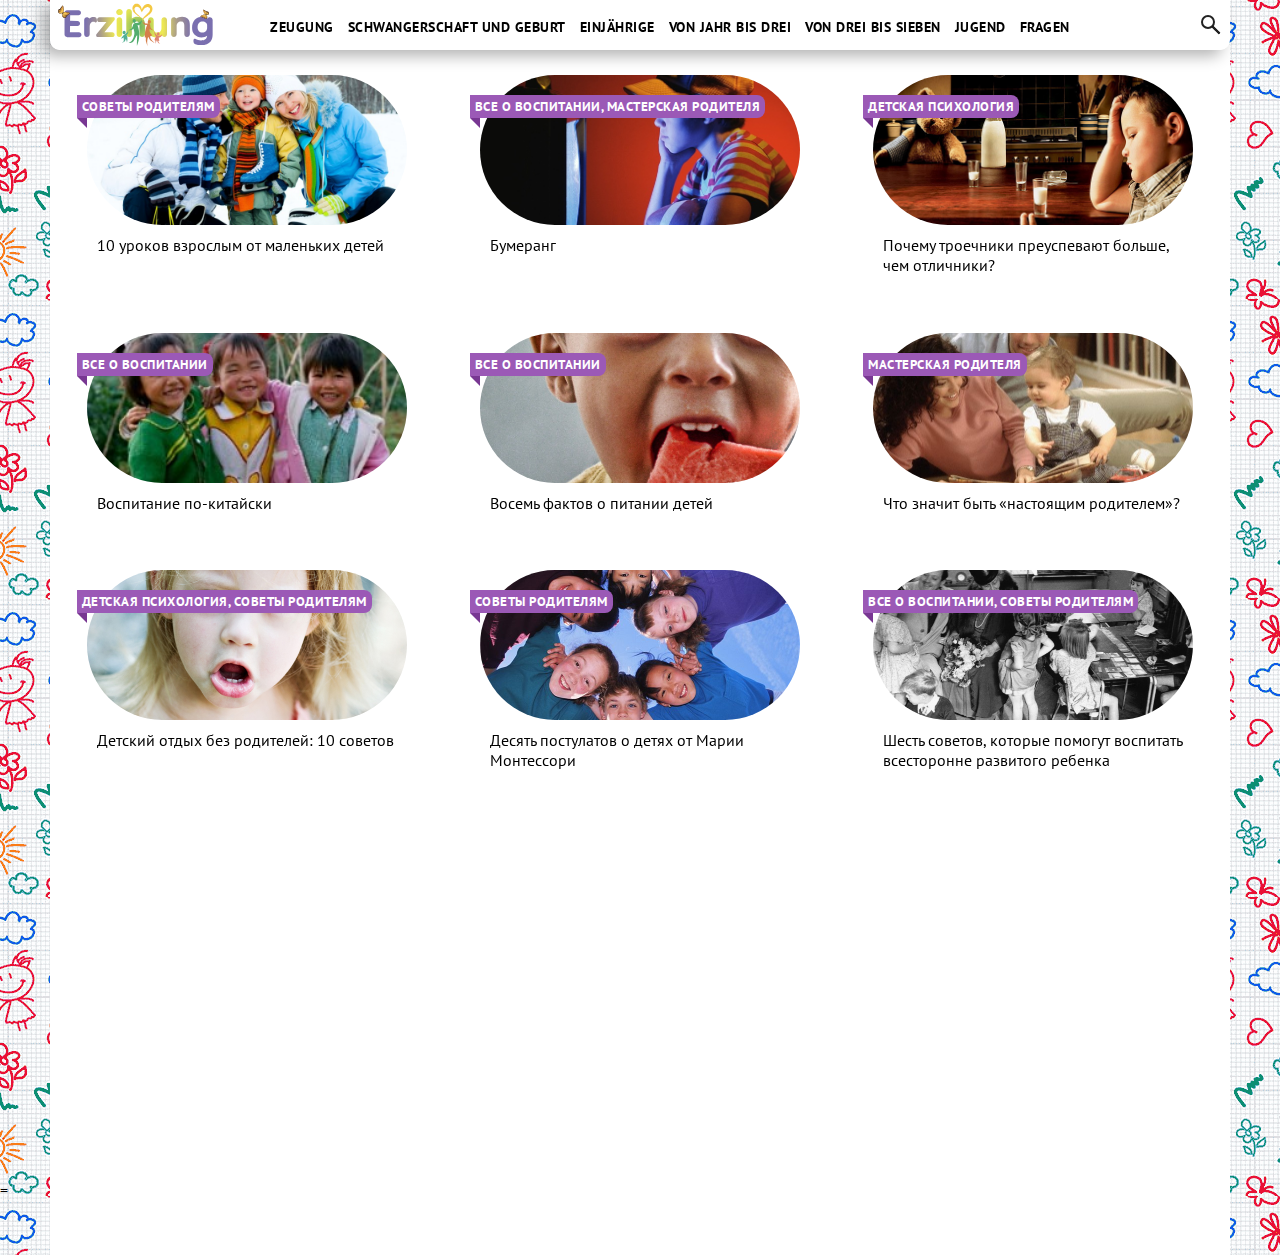
<file: index.html>
<!DOCTYPE html>
<html lang="en">
<head>
  <meta charset="utf-8">
  <meta name="viewport" content="width=device-width, initial-scale=1">
  <meta name="description" content=""/>
  <meta name="keywords" content=""/>
  <title>Erziehung</title>
  <link rel="apple-touch-icon" sizes="180x180" href="https://vavan-15.github.io/Erziehung/fotos/apple-icon-180x180.png">
  <link rel="icon" type="image/png" sizes="32x32" href="https://vavan-15.github.io/Erziehung/fotos/favicon-32x32.png">
  <link rel="icon" type="image/png" sizes="16x16" href="https://vavan-15.github.io/Erziehung/fotos/favicon-16x16.png">
  <link rel="manifest" href="https://vavan-15.github.io/Erziehung/fotos/manifest.json">
  <link rel="mask-icon" href="https://vavan-15.github.io/Erziehung/fotos/safari-pinned-tab.svg" color="#3654E9">
  <meta name="msapplication-TileColor" content="#000000">
  <meta name="theme-color" content="#000000">
  <link rel="stylesheet" href="https://unpkg.com/aos@2.3.1/dist/aos.css">
  <link rel="stylesheet" href="css/main.css">
  <link rel="stylesheet" href="css/responsive.css">
</head>
<body>
  <header>
    <div class="header__container container">
      <div class="logo">
        <a href="https://vavan-15.github.io/Erziehung"><img src="fotos/log_gros.svg" alt="Erzihung" data-aos="zoom-in"></a>
      </div>
      <div class="modal"></div>
      <nav class="header__menu">
       <ul>
         <li data-aos="slide-downn" data-aos-delay="0" data-aos-easing="ease-in-sine"><a  href="https://vavan-15.github.io/Erziehung/jugend.html">Zeugung</a></li>
         <li data-aos="slide-downn" data-aos-delay="400" data-aos-easing="ease-in-sine"><a  href="https://vavan-15.github.io/Erziehung/jugend.html">Schwangerschaft und Geburt</a></li>
         <li data-aos="slide-downn" data-aos-delay="600" data-aos-easing="ease-in-sine"><a  href="https://vavan-15.github.io/Erziehung/jugend.html">Einjährige</a></li>
         <li data-aos="slide-downn" data-aos-delay="800" data-aos-easing="ease-in-sine"><a  href="https://vavan-15.github.io/Erziehung/jugend.html">Von Jahr bis drei</a></li>
         <li data-aos="slide-downn" data-aos-delay="1000" data-aos-easing="ease-in-sine"><a  href="https://vavan-15.github.io/Erziehung/jugend.html">Von drei bis sieben</a></li>
         <li data-aos="slide-downn" data-aos-delay="1200" data-aos-easing="ease-in-sine"><a  href="https://vavan-15.github.io/Erziehung/jugend.html">Jugend</a></li>
         <li data-aos="slide-downn" data-aos-delay="1400" data-aos-easing="ease-in-sine"><a  href="https://vavan-15.github.io/Erziehung/jugend.html">Fragen</a></li>
       </ul>
     </nav>
     <form id="searchform">
       <input id="myinput" type="search" placeholder="Suchen ...">
     </form>
     <a href="#" class="menu-btn"><span></span></a>
     <a href="#" class="btn-search" data-aos="rotate-c" data-aos-duration="800" data-aos-delay="1600"><span></span></a>
   </div>
 </header>
 <main class="container">
  <div class="items">
    <a href="https://vavan-15.github.io/Erziehung/article.html" class="item" data-aos="fade-in" data-aos-delay="0" data-aos-duration="500">
      <div class="wrap_pony">
      <div class="pony" style="background-image: url('fotos/items/1.jpg')">
      </div>
    </div>
        <div class="sticker">Советы родителям</div>
      <div class="title">10 уроков взрослым от маленьких детей</div>
    </a>
    <a href="https://vavan-15.github.io/Erziehung/article.html" class="item" data-aos="fade-in" data-aos-delay="100" data-aos-duration="500">
      <div class="wrap_pony">
      <div class="pony" style="background-image: url('fotos/items/2.jpg')">
      </div>
    </div>
        <div class="sticker">ВСЕ О ВОСПИТАНИИ, МАСТЕРСКАЯ РОДИТЕЛЯ</div>
      <div class="title">Бумеранг</div>
    </a>
    <a href="https://vavan-15.github.io/Erziehung/article.html" class="item" data-aos="fade-in" data-aos-delay="200" data-aos-duration="500">
      <div class="wrap_pony">
      <div class="pony" style="background-image: url('fotos/items/3.jpg')">
      </div>
    </div>
        <div class="sticker">Детская психология</div>
      <div class="title">Почему троечники преуспевают больше, чем отличники?</div>
    </a>
    <a href="https://vavan-15.github.io/Erziehung/article.html" class="item" data-aos="fade-in" data-aos-delay="300" data-aos-duration="500">
      <div class="wrap_pony">
      <div class="pony" style="background-image: url('fotos/items/4.jpg')">
      </div>
    </div>
        <div class="sticker">Все о воспитании</div>
      <div class="title">Воспитание по-китайски</div>
    </a>
    <a href="https://vavan-15.github.io/Erziehung/article.html" class="item" data-aos="fade-in" data-aos-delay="400" data-aos-duration="500">
      <div class="wrap_pony">
      <div class="pony" style="background-image: url('fotos/items/5.jpg')">
      </div>
    </div>
        <div class="sticker">Все о воспитании</div>
      <div class="title">Восемь фактов о питании детей</div>
    </a>
    <a href="https://vavan-15.github.io/Erziehung/article.html" class="item" data-aos="fade-in" data-aos-delay="500" data-aos-duration="500">
      <div class="wrap_pony">
      <div class="pony" style="background-image: url('fotos/items/6.jpg')">
      </div>
    </div>
        <div class="sticker">МАСТЕРСКАЯ РОДИТЕЛЯ</div>
      <div class="title">Что значит быть «настоящим родителем»?</div>
    </a>
    <a href="https://vavan-15.github.io/Erziehung/article.html" class="item" data-aos="fade-in" data-aos-delay="600" data-aos-duration="500">
      <div class="wrap_pony">
      <div class="pony" style="background-image: url('fotos/items/7.jpg')">
      </div>
    </div>
        <div class="sticker">ДЕТСКАЯ ПСИХОЛОГИЯ, СОВЕТЫ РОДИТЕЛЯМ</div>
      <div class="title">Детский отдых без родителей: 10 советов</div>
    </a>
    <a href="https://vavan-15.github.io/Erziehung/article.html" class="item" data-aos="fade-in" data-aos-delay="700" data-aos-duration="500">
      <div class="wrap_pony">
      <div class="pony" style="background-image: url('fotos/items/8.jpg')">
      </div>
    </div>
        <div class="sticker">СОВЕТЫ РОДИТЕЛЯМ</div>
      <div class="title"> Десять постулатов о детях от Марии Монтессори</div>
    </a>
    <a href="https://vavan-15.github.io/Erziehung/article.html" class="item" data-aos="fade-in" data-aos-delay="800" data-aos-duration="500">
      <div class="wrap_pony">
      <div class="pony" style="background-image: url('fotos/items/9.jpg')">
      </div>
    </div>
        <div class="sticker">ВСЕ О ВОСПИТАНИИ, СОВЕТЫ РОДИТЕЛЯМ</div>
      <div class="title">Шесть советов, которые помогут воспитать всесторонне развитого ребенка</div>
    </a>
    <a href="https://vavan-15.github.io/Erziehung/article.html" class="item" data-aos="fade-in" data-aos-delay="900" data-aos-duration="500">
      <div class="wrap_pony">
      <div class="pony" style="background-image: url('fotos/items/10.jpg')">
      </div>
    </div>
        <div class="sticker">СОВЕТЫ РОДИТЕЛЯМ</div>
      <div class="title"> Как научить детей хорошим привычкам</div>
    </a>
    <a href="https://vavan-15.github.io/Erziehung/article.html" class="item" data-aos="fade-in" data-aos-delay="1000" data-aos-duration="500">
      <div class="wrap_pony">
      <div class="pony" style="background-image: url('fotos/items/11.jpg')">
      </div>
    </div>
        <div class="sticker">СОВЕТЫ РОДИТЕЛЯМ</div>
      <div class="title">Восемь фактов о питании детей</div>
    </a>
    <a href="https://vavan-15.github.io/Erziehung/article.html" class="item" data-aos="fade-in" data-aos-delay="1100" data-aos-duration="500">
      <div class="wrap_pony">
      <div class="pony" style="background-image: url('fotos/items/12.jpg')">
      </div>
    </div>
        <div class="sticker">СОВЕТЫ РОДИТЕЛЯМ</div>
      <div class="title">Три золотых правила по общению с детьми</div>
    </a>
    <ul class="pagination" data-aos="zoom-out" data-aos-delay="900" data-aos-duration="1500" data-aos-easing="ease-out" data-aos-offset="0">
      <li  class="active">1</li>
      <li><a href="#">2</a></li>
      <li><a href="#">3</a></li>
      <li><a href="#">4</a></li>
      <li><a href="#">5</a></li>
      <li><a href="#">→</a></li>
    </ul>
    <div class="info" data-aos="fade" data-aos-offset="0" data-aos-duration="1000"
    data-aos-easing="ease-in-sine">Die gesammelte Erfahrungen von Menschen aus der ganzen Welt.</div>
  </div>
</main>=
<footer class="container">
  <div class="pull-left" data-aos="fade-right" data-aos-offset="0" data-aos-duration="1500"
  data-aos-easing="ease-in-sine">© Alle rechte sind geschutz</div>
  <a href="https://vavan-15.github.io/Erziehung/impressum.html" class="pull-right" data-aos="fade-left" data-aos-offset="0" data-aos-duration="1500" data-aos-easing="ease-in-sine">Kontakt - impressum</a>
</footer>
<script src="https://code.jquery.com/jquery-2.2.4.min.js"></script>
<script src="https://unpkg.com/aos@2.3.1/dist/aos.js"></script>
<script src="js/main.js"></script>
<script>
  AOS.init({
    disable: 'mobile'
  });
</script>
</body>
</html>
</file>
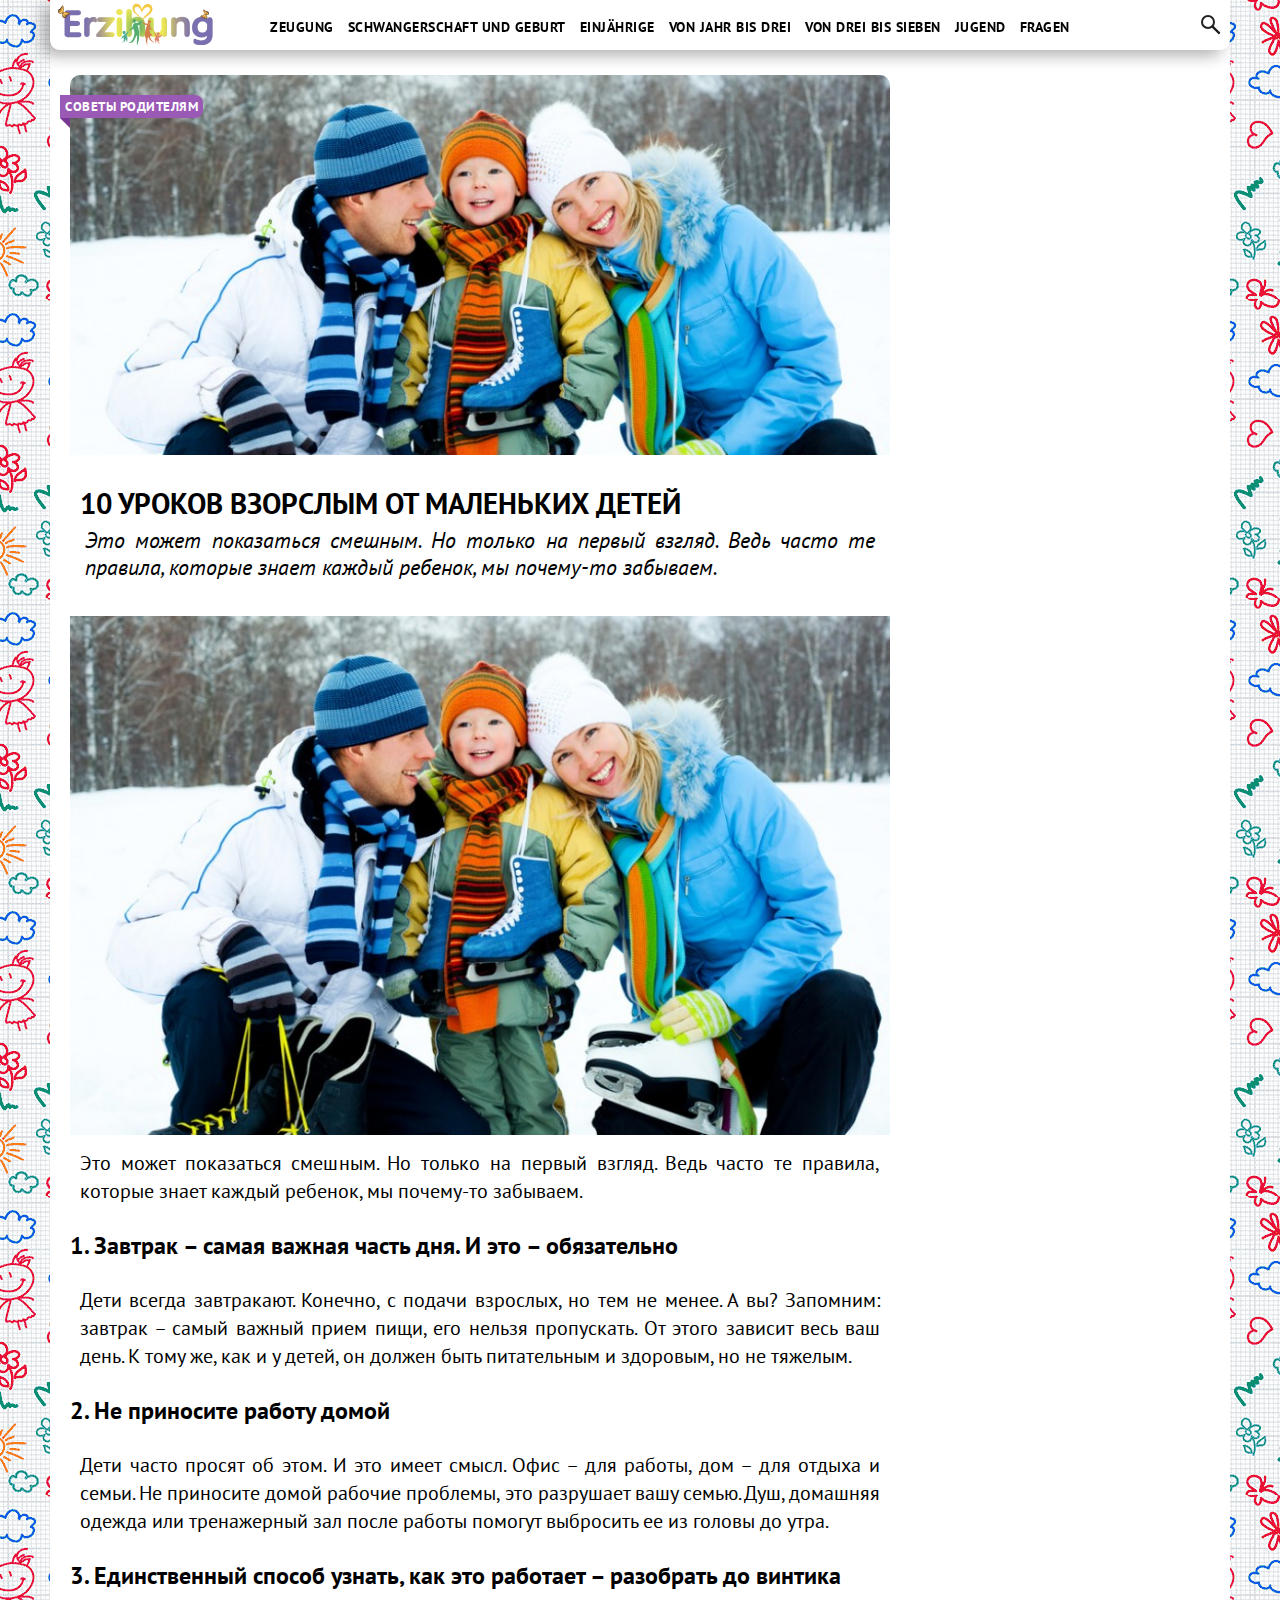
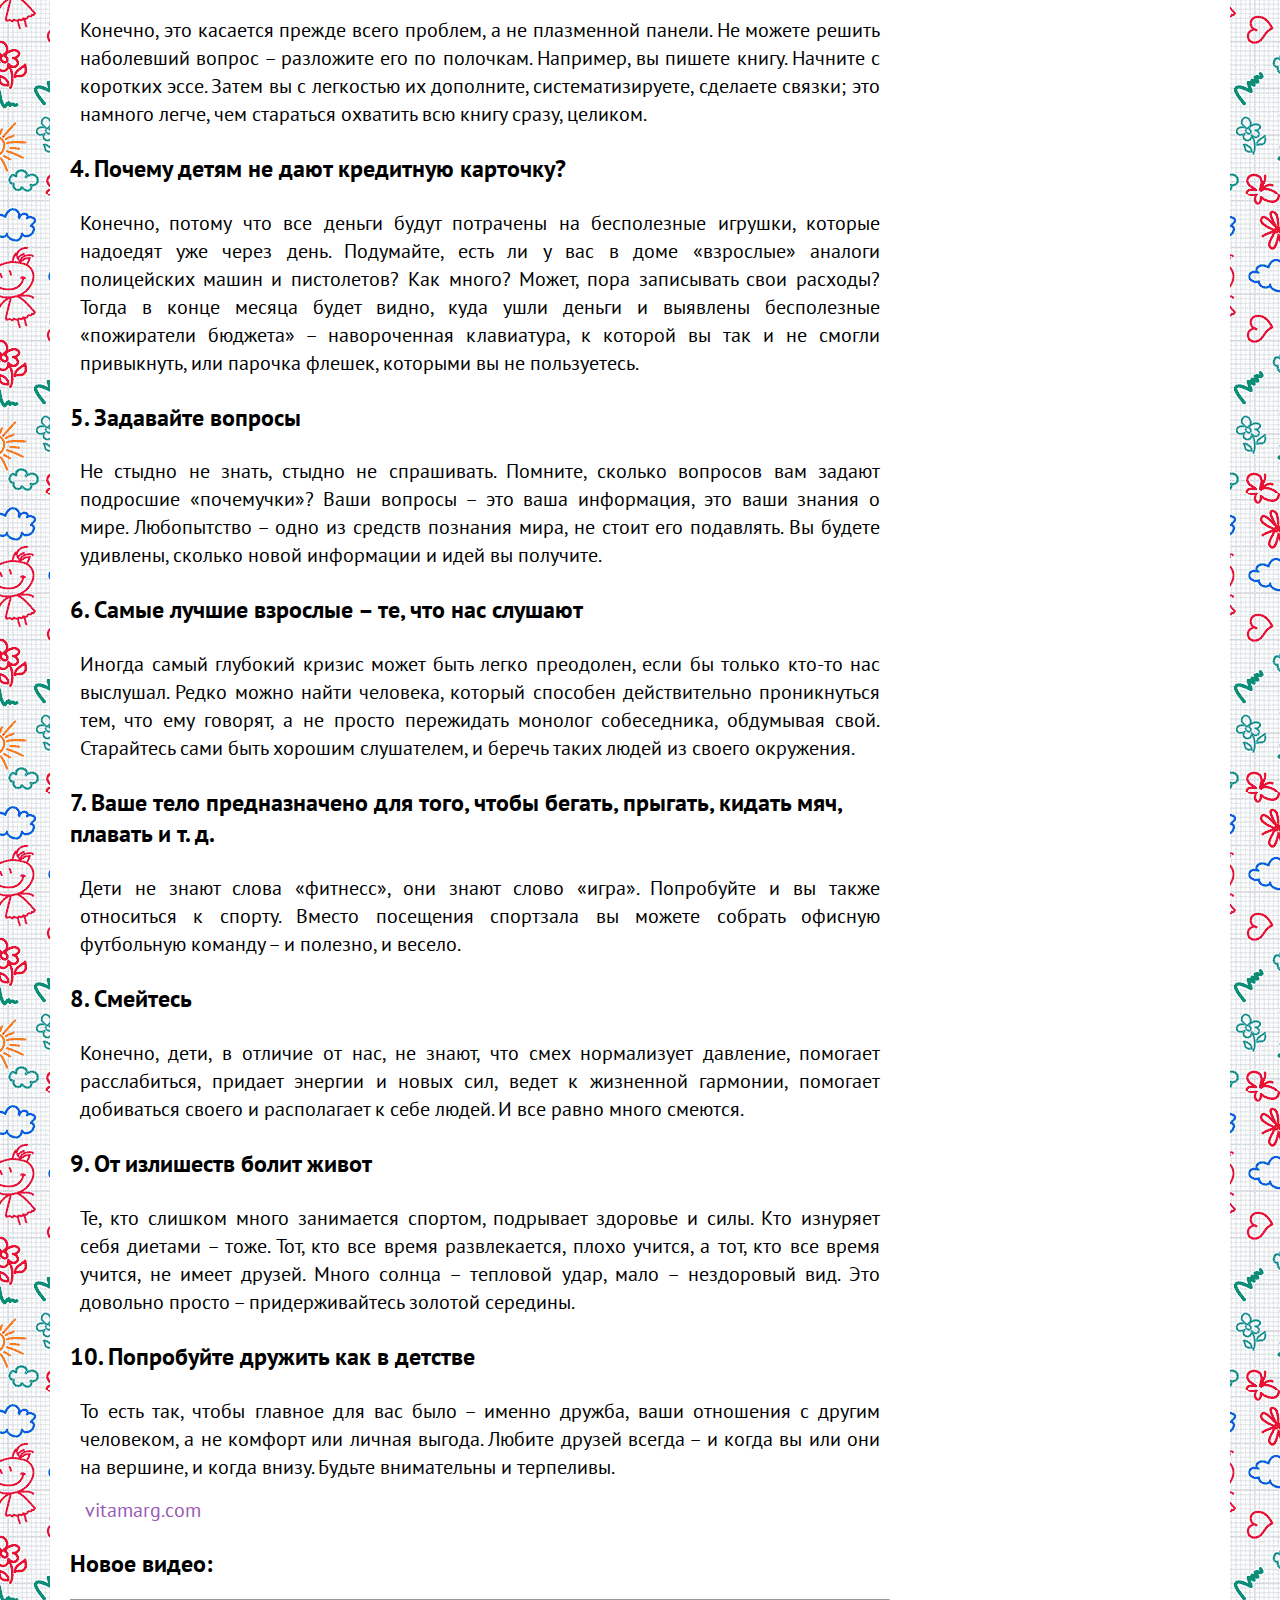
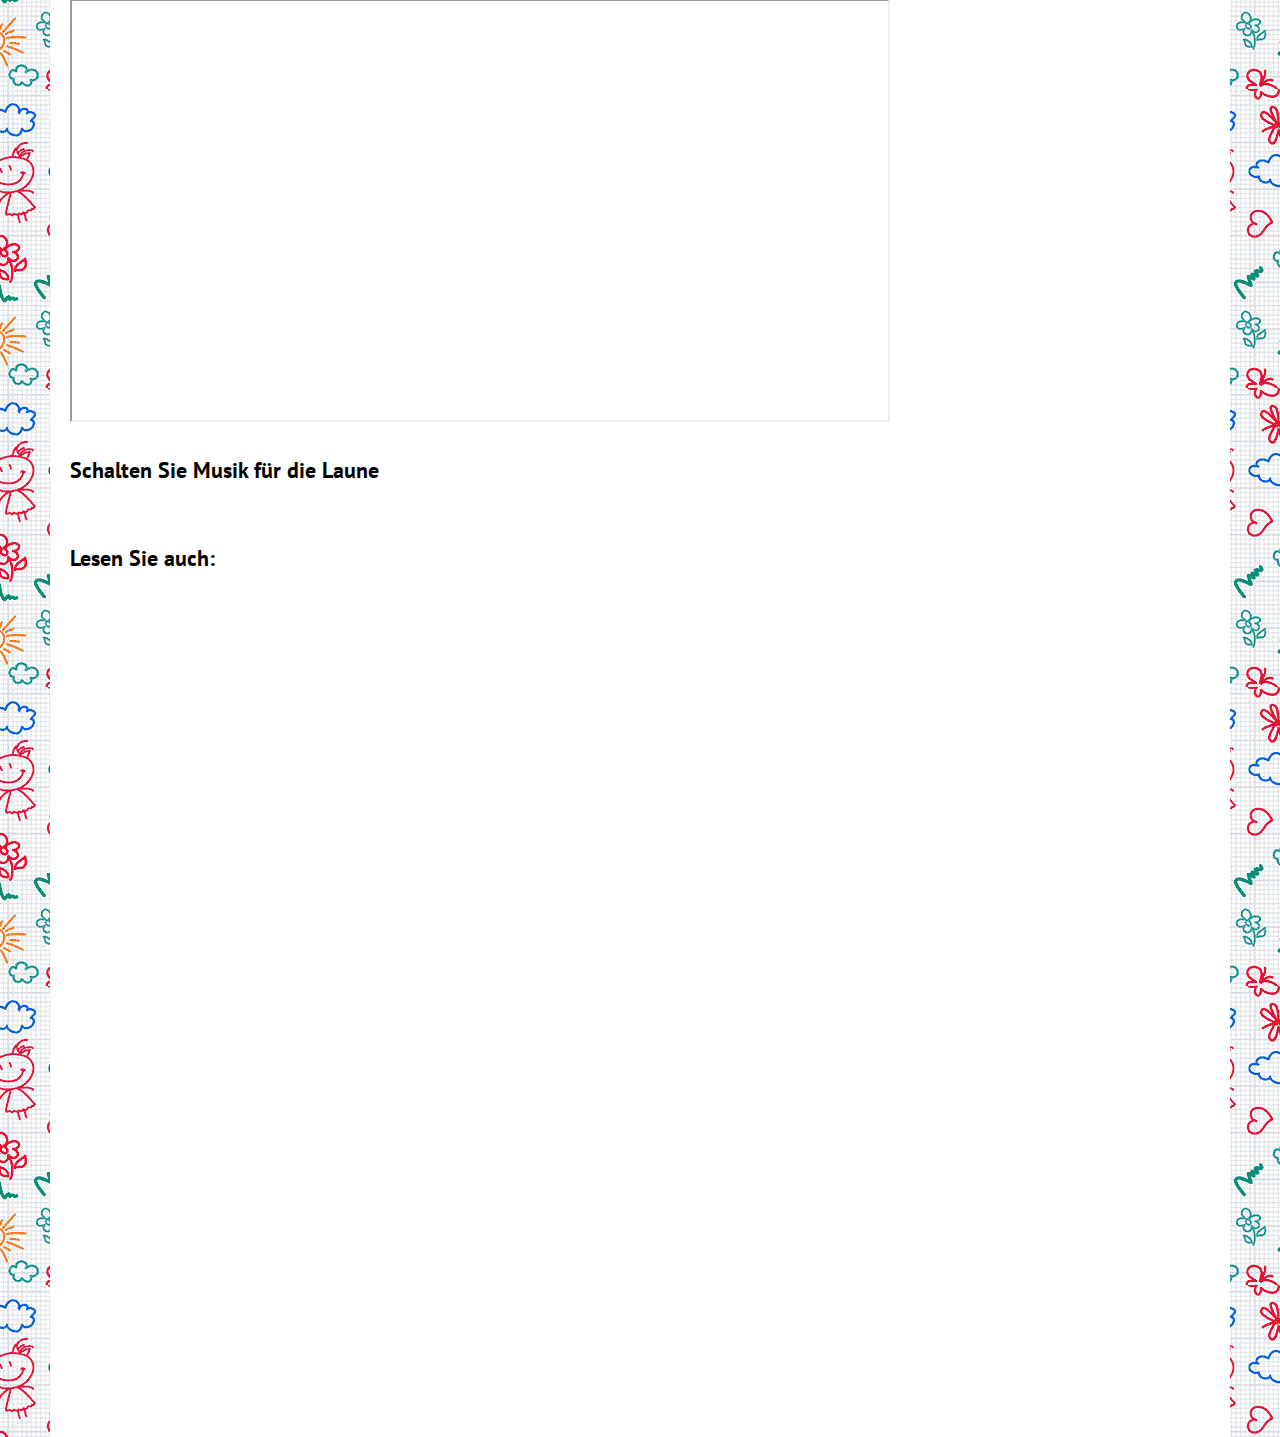
<file: article.html>
<!DOCTYPE html>
<html lang="ru">
<head>
	<meta charset="utf-8">
	<meta name="viewport" content="width=device-width, initial-scale=1">
	<meta name="description" content=""/>
	<meta name="keywords" content=""/>
	<title>Erziehung</title>
	<link rel="icon" type="image/png" sizes="32x32" href="https://vavan-15.github.io/Erziehung/fotos/favicon-32x32.png">
	<link rel="icon" type="image/png" sizes="16x16" href="https://vavan-15.github.io/Erziehung/fotos/favicon-16x16.png">
	<link rel="stylesheet" href="https://unpkg.com/aos@2.3.1/dist/aos.css">
	<link rel="stylesheet" href="css/main.css">
	<link rel="stylesheet" href="css/responsive.css">
</head>
<body>
	<header>
		<div class="header__container container">
			<div class="logo">
				<a href="https://vavan-15.github.io/Erziehung"><img src="fotos/log_gros.svg" alt="Erzihung" data-aos="zoom-in"></a>
			</div>
			<div class="modal"></div>
			<nav class="header__menu">
				<ul>
					<li data-aos="slide-downn" data-aos-delay="0" data-aos-easing="ease-in-sine"><a  href="https://vavan-15.github.io/Erziehung/jugend.html">Zeugung</a></li>
					<li data-aos="slide-downn" data-aos-delay="400" data-aos-easing="ease-in-sine"><a  href="https://vavan-15.github.io/Erziehung/jugend.html">Schwangerschaft und Geburt</a></li>
					<li data-aos="slide-downn" data-aos-delay="600" data-aos-easing="ease-in-sine"><a  href="https://vavan-15.github.io/Erziehung/jugend.html">Einjährige</a></li>
					<li data-aos="slide-downn" data-aos-delay="800" data-aos-easing="ease-in-sine"><a  href="https://vavan-15.github.io/Erziehung/jugend.html">Von Jahr bis drei</a></li>
					<li data-aos="slide-downn" data-aos-delay="1000" data-aos-easing="ease-in-sine"><a  href="https://vavan-15.github.io/Erziehung/jugend.html">Von drei bis sieben</a></li>
					<li data-aos="slide-downn" data-aos-delay="1200" data-aos-easing="ease-in-sine"><a  href="https://vavan-15.github.io/Erziehung/jugend.html">Jugend</a></li>
					<li data-aos="slide-downn" data-aos-delay="1400" data-aos-easing="ease-in-sine"><a  href="https://vavan-15.github.io/Erziehung/jugend.html">Fragen</a></li>
				</ul>
			</nav>
			<form id="searchform">
				<input id="myinput" type="search" placeholder="Suchen ...">
			</form>
			<a href="#" class="menu-btn"><span></span></a>
			<a href="#" class="btn-search" data-aos="rotate-c" data-aos-duration="800" data-aos-delay="1600"><span></span></a>
		</div>
	</header>
	<main class="container main">
		<article class="content">
			<div class="pony-wrap">
				<div class="pony" style="background-image: url('fotos/items/1.jpg')">
					<div class="sticker">Советы родителям</div>
				</div>
			</div>
			<div class="pony-title">
				<h1>10 уроков взорслым от маленьких детей</h1>
				<div class="subtitle">
					<p>
						Это может показаться смешным. Но только на первый взгляд. Ведь часто те правила, которые знает каждый ребенок, мы почему-то забываем.
					</p>
				</div>
			</div>
			<div class="text">
				<img src="fotos/items/1.jpg" alt="erziehung">
				<p>Это может показаться смешным. Но только на первый взгляд. Ведь часто те правила, которые знает каждый ребенок, мы почему-то забываем.</p>
				<h2>1. Завтрак – самая важная часть дня. И это – обязательно</h2>
				<p>Дети всегда завтракают. Конечно, с подачи взрослых, но тем не менее. А вы? Запомним: завтрак – самый важный прием пищи, его нельзя пропускать. От этого зависит весь ваш день. К тому же, как и у детей, он должен быть питательным и здоровым, но не тяжелым.</p>
				<h2>2. Не приносите работу домой</h2>
				<p>Дети часто просят об этом. И это имеет смысл. Офис – для работы, дом – для отдыха и семьи. Не приносите домой рабочие проблемы, это разрушает вашу семью. Душ, домашняя одежда или тренажерный зал после работы помогут выбросить ее из головы до утра.</p>
				<h2>3. Единственный способ узнать, как это работает – разобрать до винтика</h2>
				<p>Конечно, это касается прежде всего проблем, а не плазменной панели. Не можете решить наболевший вопрос – разложите его по полочкам. Например, вы пишете книгу. Начните с коротких эссе. Затем вы с легкостью их дополните, систематизируете, сделаете связки; это намного легче, чем стараться охватить всю книгу сразу, целиком.</p>
				<h2>4. Почему детям не дают кредитную карточку?</h2>
				<p>Конечно, потому что все деньги будут потрачены на бесполезные игрушки, которые надоедят уже через день. Подумайте, есть ли у вас в доме «взрослые» аналоги полицейских машин и пистолетов? Как много? Может, пора записывать свои расходы? Тогда в конце месяца будет видно, куда ушли деньги и выявлены бесполезные «пожиратели бюджета» – навороченная клавиатура, к которой вы так и не смогли привыкнуть, или парочка флешек, которыми вы не пользуетесь.</p><div class="ad_wp"></div><div class="ad_wp_m"></div>
				<h2>5. Задавайте вопросы</h2>
				<p>Не стыдно не знать, стыдно не спрашивать. Помните, сколько вопросов вам задают подросшие «почемучки»? Ваши вопросы – это ваша информация, это ваши знания о мире. Любопытство – одно из средств познания мира, не стоит его подавлять. Вы будете удивлены, сколько новой информации и идей вы получите.</p>
				<h2>6. Самые лучшие взрослые – те, что нас слушают</h2>
				<p>Иногда самый глубокий кризис может быть легко преодолен, если бы только кто-то нас выслушал. Редко можно найти человека, который способен действительно проникнуться тем, что  ему говорят, а не просто пережидать монолог собеседника, обдумывая свой. Старайтесь сами быть хорошим слушателем, и беречь таких людей из своего окружения.</p>
				<h2>7. Ваше тело предназначено для того, чтобы бегать, прыгать, кидать мяч, плавать и т. д.</h2>
				<p>Дети  не знают слова «фитнесс», они знают слово «игра». Попробуйте и вы также относиться к спорту. Вместо посещения спортзала вы можете собрать офисную  футбольную команду – и полезно, и весело.</p>
				<h2>8. Смейтесь</h2>
				<p>Конечно, дети, в отличие от нас, не знают, что смех нормализует давление, помогает расслабиться, придает энергии и новых сил, ведет к жизненной гармонии, помогает добиваться своего и располагает к себе людей. И все равно много смеются.</p>
				<h2>9. От излишеств болит живот</h2>
				<p>Те, кто слишком много занимается спортом, подрывает здоровье и силы. Кто изнуряет  себя диетами – тоже. Тот, кто все время развлекается, плохо учится, а тот, кто все время учится, не имеет друзей. Много солнца – тепловой удар, мало – нездоровый вид. Это довольно просто – придерживайтесь золотой середины.</p>
				<h2>10. Попробуйте дружить как в детстве</h2>
				<p>То есть так, чтобы главное для вас было – именно дружба, ваши отношения с другим человеком, а не комфорт или личная выгода. Любите друзей всегда – и когда вы или они на вершине, и когда внизу. Будьте внимательны и терпеливы.</p>
				<p><a href="http://vitamarg.com/">vitamarg.com</a></p>
				<h2>Новое видео:</h2>
				<iframe width="560" height="315" src="https://www.youtube.com/embed/QE8i4jPEVjs" allow="accelerometer; autoplay; encrypted-media; gyroscope; picture-in-picture" allowfullscreen>
				</iframe>
				<div class="extra">
					<div class="extra-title">Schalten Sie Musik für die Laune</div>
					<div id="radiobells_container" class="up" data-aos="fade" data-aos-duration="1000"
					data-aos-easing="ease-in-sine">
					<a href="#" rel="nofollow" id="RP_link">Онлайн радио</a>
				</div>
				<div class="extra-title">Lesen Sie auch:</div>
				<a href="https://vavan-15.github.io/Erziehung/article.html" class="item" data-aos="fade-left"  data-aos-easing="ease-in-sine">
					<div class="wrap_pony">
						<div class="pony" style="background-image: url('fotos/items/1.jpg')">
						</div>
					</div>
					<div class="sticker">Советы родителям</div>
					<div class="title">10 уроков взрослым от маленьких детей</div>
				</a>
				<a href="https://vavan-15.github.io/Erziehung/article.html" class="item" data-aos="fade-left"  data-aos-easing="ease-in-sine">
					<div class="wrap_pony">
						<div class="pony" style="background-image: url('fotos/items/2.jpg')">
						</div>
					</div>
					<div class="sticker">ВСЕ О ВОСПИТАНИИ, МАСТЕРСКАЯ РОДИТЕЛЯ</div>
					<div class="title">Бумеранг</div>
				</a>
				<a href="https://vavan-15.github.io/Erziehung/article.html" class="item" data-aos="fade-left"  data-aos-easing="ease-in-sine">
					<div class="wrap_pony">
						<div class="pony" style="background-image: url('fotos/items/3.jpg')">
						</div>
					</div>
					<div class="sticker">Детская психология</div>
					<div class="title">Почему троечники преуспевают больше, чем отличники?</div>
				</a>
				<a href="https://vavan-15.github.io/Erziehung/article.html" class="item" data-aos="fade-left"  data-aos-easing="ease-in-sine">
					<div class="wrap_pony">
						<div class="pony" style="background-image: url('fotos/items/4.jpg')">
						</div>
					</div>
					<div class="sticker">Все о воспитании</div>
					<div class="title">Воспитание по-китайски</div>
				</a>
				<a href="https://vavan-15.github.io/Erziehung/article.html" class="item" data-aos="fade-left"  data-aos-easing="ease-in-sine">
					<div class="wrap_pony">
						<div class="pony" style="background-image: url('fotos/items/5.jpg')">
						</div>
					</div>
					<div class="sticker">Все о воспитании</div>
					<div class="title">Восемь фактов о питании детей</div>
				</a>
				<a href="https://vavan-15.github.io/Erziehung/article.html" class="item" data-aos="fade-left"  data-aos-easing="ease-in-sine">
					<div class="wrap_pony">
						<div class="pony" style="background-image: url('fotos/items/6.jpg')">
						</div>
					</div>
					<div class="sticker">МАСТЕРСКАЯ РОДИТЕЛЯ</div>
					<div class="title">Что значит быть «настоящим родителем»?</div>
				</a>
				<a href="https://vavan-15.github.io/Erziehung/article.html" class="item" data-aos="fade-left"  data-aos-easing="ease-in-sine">
					<div class="wrap_pony">
						<div class="pony" style="background-image: url('fotos/items/7.jpg')">
						</div>
					</div>
					<div class="sticker">ДЕТСКАЯ ПСИХОЛОГИЯ, СОВЕТЫ РОДИТЕЛЯМ</div>
					<div class="title">Детский отдых без родителей: 10 советов</div>
				</a>
				<a href="https://vavan-15.github.io/Erziehung/article.html" class="item" data-aos="fade-left"  data-aos-easing="ease-in-sine">
					<div class="wrap_pony">
						<div class="pony" style="background-image: url('fotos/items/8.jpg')">
						</div>
					</div>
					<div class="sticker">СОВЕТЫ РОДИТЕЛЯМ</div>
					<div class="title"> Десять постулатов о детях от Марии Монтессори</div>
				</a>
				<a href="https://vavan-15.github.io/Erziehung/article.html" class="item" data-aos="fade-left"  data-aos-easing="ease-in-sine">
					<div class="wrap_pony">
						<div class="pony" style="background-image: url('fotos/items/9.jpg')">
						</div>
					</div>
					<div class="sticker">ВСЕ О ВОСПИТАНИИ, СОВЕТЫ РОДИТЕЛЯМ</div>
					<div class="title">Шесть советов, которые помогут воспитать всесторонне развитого ребенка</div>
				</a>
				<a href="https://vavan-15.github.io/Erziehung/article.html" class="item" data-aos="fade-left"  data-aos-easing="ease-in-sine">
					<div class="wrap_pony">
						<div class="pony" style="background-image: url('fotos/items/10.jpg')">
						</div>
					</div>
					<div class="sticker">СОВЕТЫ РОДИТЕЛЯМ</div>
					<div class="title"> Как научить детей хорошим привычкам</div>
				</a>
				<a href="https://vavan-15.github.io/Erziehung/article.html" class="item" data-aos="fade-left"  data-aos-easing="ease-in-sine">
					<div class="wrap_pony">
						<div class="pony" style="background-image: url('fotos/items/11.jpg')">
						</div>
					</div>
					<div class="sticker">СОВЕТЫ РОДИТЕЛЯМ</div>
					<div class="title">Восемь фактов о питании детей</div>
				</a>
				<a href="https://vavan-15.github.io/Erziehung/article.html" class="item" data-aos="fade-left"  data-aos-easing="ease-in-sine">
					<div class="wrap_pony">
						<div class="pony" style="background-image: url('fotos/items/12.jpg')">
						</div>
					</div>
					<div class="sticker">СОВЕТЫ РОДИТЕЛЯМ</div>
					<div class="title">Три золотых правила по общению с детьми</div>
				</a>
			</div>
		</div>
	</article>
</main>
<footer class="container">
	<div class="pull-left" data-aos="fade-right" data-aos-offset="0" data-aos-duration="1500"
	data-aos-easing="ease-in-sine">© Alle rechte sind geschutz</div>
	<a href="https://vavan-15.github.io/Erziehung/impressum.html" class="pull-right" data-aos="fade-left" data-aos-offset="0" data-aos-duration="1500" data-aos-easing="ease-in-sine">Kontakt - impressum</a>
</footer>
<link href="https://www.radiobells.com/script/style.css" type="text/css" rel="stylesheet" />
<script type="text/javascript">
	var rad_backcolor="#9b59b6;";
	var rad_logo = "black"; 
	var rad_autoplay = false; 
	var rad_width = "responsive";
	var rad_width_px = 330;
	var rad_stations =[['http://ic7.101.ru:8000/c19_1?userid=0','Relax FM: Nature','relaxfmnature'],['http://ic6.101.ru:8000/stream/air/aac/64/200','Relax FM','relax'],['http://streamingads.hotmixradio.fm/hotmixradio-90-128.mp3','HotMix 90th','hotmix90'],['http://stream.hoster.by:8081/pilotfm/audio/icecast.audio','Душевное радио','dushevnoeradio'],['https://emgregion.hostingradio.ru:8064/moscow.europaplus.mp3','Европа плюс','europaplus'],['http://air.radiorecord.ru:805/rr_320','Радио Рекорд','radiorecord'],['http://ic7.101.ru:8000/a99?','Радио Energy','nrj']];
</script>
<script type="text/javascript" src="https://www.radiobells.com/script/v2_1.js"></script>
<script src="https://code.jquery.com/jquery-2.2.4.min.js"></script>
<script src="https://unpkg.com/aos@2.3.1/dist/aos.js"></script>
<script src="js/main.js"></script>
<script>
	AOS.init({
		disable: 'mobile',
	});
</script>
</body>
</html>
</file>
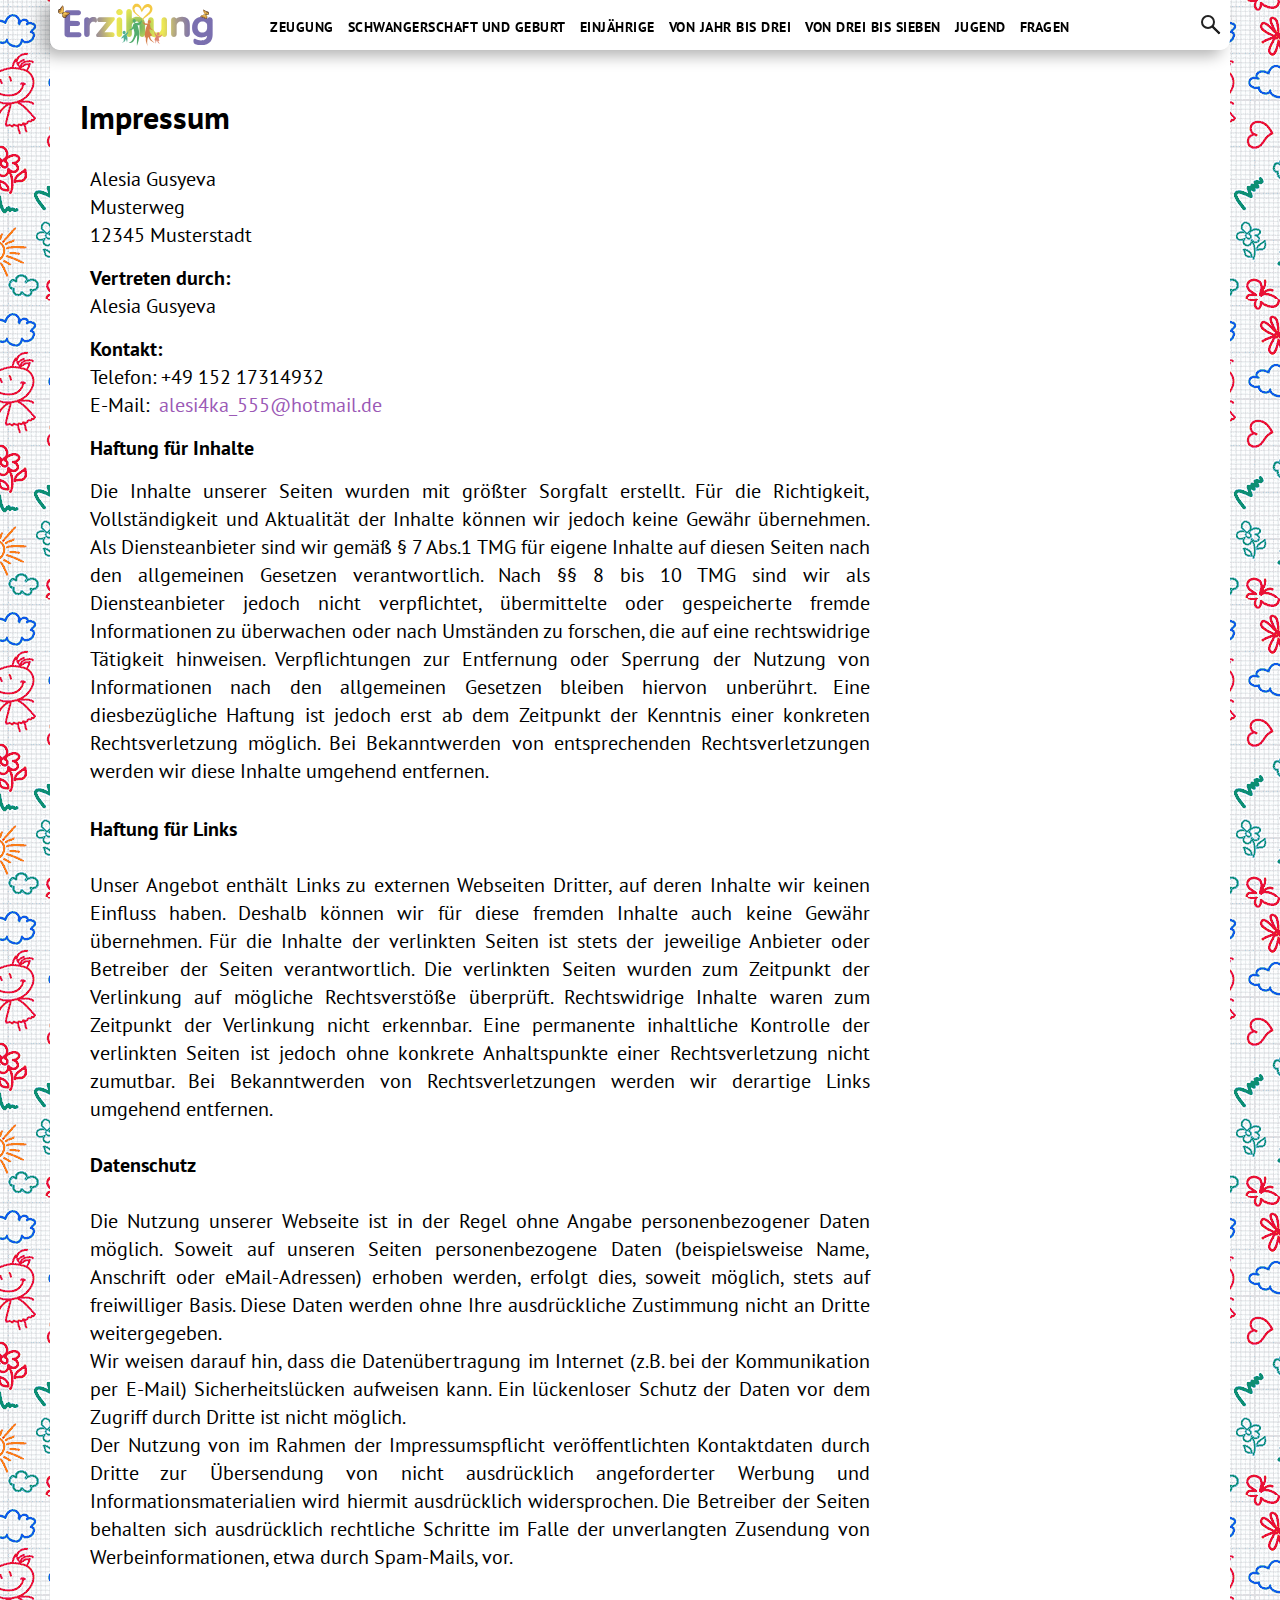
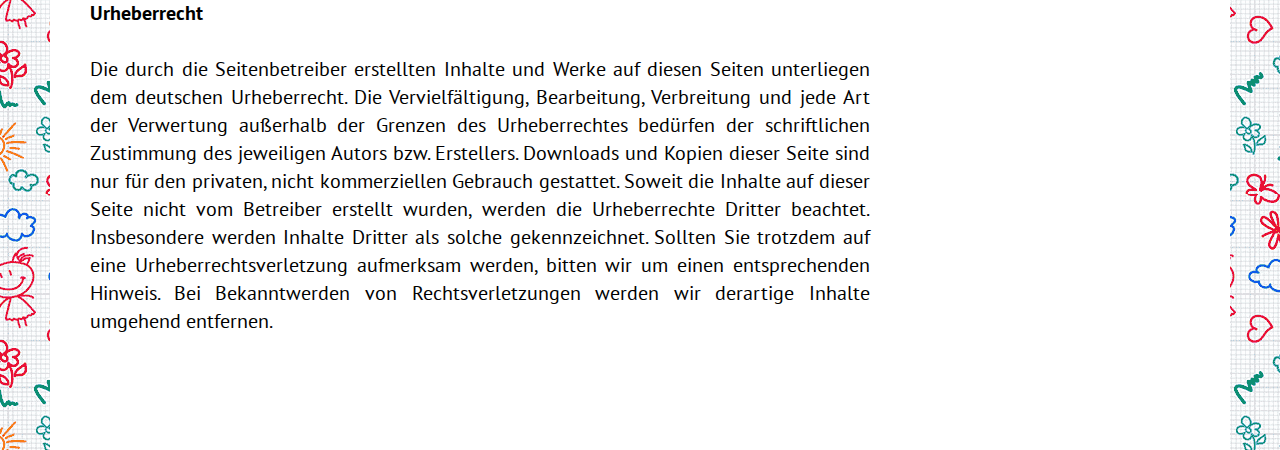
<file: impressum.html>
<!DOCTYPE html>
<html lang="en">
<head>
	<meta charset="utf-8">
	<meta name="viewport" content="width=device-width, initial-scale=1">
	<meta name="description" content=""/>
	<meta name="keywords" content=""/>
	<title>Erziehung</title>
	<link rel="icon" type="image/png" sizes="16x16" href="https://vavan-15.github.io/Erziehung/fotos/favicon-16x16.png">
	<link rel="stylesheet" href="https://unpkg.com/aos@2.3.1/dist/aos.css">
	<link rel="stylesheet" href="css/main.css">
	<link rel="stylesheet" href="css/responsive.css">
</head>
<body>
	<header>
		<div class="header__container container">
			<div class="logo">
				<a href="https://vavan-15.github.io/Erziehung"><img src="fotos/log_gros.svg" alt="Erzihung" data-aos="zoom-in"></a>
			</div>
			<div class="modal"></div>
			<nav class="header__menu">
				<ul>
					<li data-aos="slide-downn" data-aos-delay="0" data-aos-easing="ease-in-sine"><a  href="https://vavan-15.github.io/Erziehung/jugend.html">Zeugung</a></li>
					<li data-aos="slide-downn" data-aos-delay="400" data-aos-easing="ease-in-sine"><a  href="https://vavan-15.github.io/Erziehung/jugend.html">Schwangerschaft und Geburt</a></li>
					<li data-aos="slide-downn" data-aos-delay="600" data-aos-easing="ease-in-sine"><a  href="https://vavan-15.github.io/Erziehung/jugend.html">Einjährige</a></li>
					<li data-aos="slide-downn" data-aos-delay="800" data-aos-easing="ease-in-sine"><a  href="https://vavan-15.github.io/Erziehung/jugend.html">Von Jahr bis drei</a></li>
					<li data-aos="slide-downn" data-aos-delay="1000" data-aos-easing="ease-in-sine"><a  href="https://vavan-15.github.io/Erziehung/jugend.html">Von drei bis sieben</a></li>
					<li data-aos="slide-downn" data-aos-delay="1200" data-aos-easing="ease-in-sine"><a  href="https://vavan-15.github.io/Erziehung/jugend.html">Jugend</a></li>
					<li data-aos="slide-downn" data-aos-delay="1400" data-aos-easing="ease-in-sine"><a  href="https://vavan-15.github.io/Erziehung/jugend.html">Fragen</a></li>
				</ul>
			</nav>
			<form action="" id="searchform">
				<input id="myinput" type="search" name="" placeholder="Suchen ...">
			</form>
			<a href="#" class="menu-btn"><span></span></a>
			<a href="#" class="btn-search" data-aos="rotate-c" data-aos-duration="800"data-aos-delay="1600"><span></span></a>
		</div>
	</header>

	<main class="container main">

		<div class="content impressum">
			<h1>Impressum</h1>
			<p>Alesia Gusyeva<br> 
				Musterweg<br> 
				12345 Musterstadt<br> 
			</p>
			<p>
				<strong>Vertreten durch: </strong><br>
				Alesia Gusyeva<br>
			</p>
			<p>
				<strong>Kontakt:</strong><br>
				Telefon: +49 152 17314932<br>
				E-Mail: <a href='mailto:alesi4ka_555@hotmail.de'>alesi4ka_555@hotmail.de</a></br>
			</p>
			<p>
				<strong>Haftung für Inhalte</strong><br>
				<p>Die Inhalte unserer Seiten wurden mit größter Sorgfalt erstellt. Für die Richtigkeit, Vollständigkeit und Aktualität der Inhalte können wir jedoch keine Gewähr übernehmen. Als Diensteanbieter sind wir gemäß § 7 Abs.1 TMG für eigene Inhalte auf diesen Seiten nach den allgemeinen Gesetzen verantwortlich. Nach §§ 8 bis 10 TMG sind wir als Diensteanbieter jedoch nicht verpflichtet, übermittelte oder gespeicherte fremde Informationen zu überwachen oder nach Umständen zu forschen, die auf eine rechtswidrige Tätigkeit hinweisen. Verpflichtungen zur Entfernung oder Sperrung der Nutzung von Informationen nach den allgemeinen Gesetzen bleiben hiervon unberührt. Eine diesbezügliche Haftung ist jedoch erst ab dem Zeitpunkt der Kenntnis einer konkreten Rechtsverletzung möglich. Bei Bekanntwerden von entsprechenden Rechtsverletzungen werden wir diese Inhalte umgehend entfernen.</p>
			</p>
			<p>
				<strong>Haftung für Links</strong><br><br>
				Unser Angebot enthält Links zu externen Webseiten Dritter, auf deren Inhalte wir keinen Einfluss haben. Deshalb können wir für diese fremden Inhalte auch keine Gewähr übernehmen. Für die Inhalte der verlinkten Seiten ist stets der jeweilige Anbieter oder Betreiber der Seiten verantwortlich. Die verlinkten Seiten wurden zum Zeitpunkt der Verlinkung auf mögliche Rechtsverstöße überprüft. Rechtswidrige Inhalte waren zum Zeitpunkt der Verlinkung nicht erkennbar. Eine permanente inhaltliche Kontrolle der verlinkten Seiten ist jedoch ohne konkrete Anhaltspunkte einer Rechtsverletzung nicht zumutbar. Bei Bekanntwerden von Rechtsverletzungen werden wir derartige Links umgehend entfernen.<br><br><strong>Datenschutz</strong><br><br>
				Die Nutzung unserer Webseite ist in der Regel ohne Angabe personenbezogener Daten möglich. Soweit auf unseren Seiten personenbezogene Daten (beispielsweise Name, Anschrift oder eMail-Adressen) erhoben werden, erfolgt dies, soweit möglich, stets auf freiwilliger Basis. Diese Daten werden ohne Ihre ausdrückliche Zustimmung nicht an Dritte weitergegeben. <br>
				Wir weisen darauf hin, dass die Datenübertragung im Internet (z.B. bei der Kommunikation per E-Mail) Sicherheitslücken aufweisen kann. Ein lückenloser Schutz der Daten vor dem Zugriff durch Dritte ist nicht möglich. <br>
				Der Nutzung von im Rahmen der Impressumspflicht veröffentlichten Kontaktdaten durch Dritte zur Übersendung von nicht ausdrücklich angeforderter Werbung und Informationsmaterialien wird hiermit ausdrücklich widersprochen. Die Betreiber der Seiten behalten sich ausdrücklich rechtliche Schritte im Falle der unverlangten Zusendung von Werbeinformationen, etwa durch Spam-Mails, vor.<br><br>
				<strong>Urheberrecht</strong><br><br>
				Die durch die Seitenbetreiber erstellten Inhalte und Werke auf diesen Seiten unterliegen dem deutschen Urheberrecht. Die Vervielfältigung, Bearbeitung, Verbreitung und jede Art der Verwertung außerhalb der Grenzen des Urheberrechtes bedürfen der schriftlichen Zustimmung des jeweiligen Autors bzw. Erstellers. Downloads und Kopien dieser Seite sind nur für den privaten, nicht kommerziellen Gebrauch gestattet. Soweit die Inhalte auf dieser Seite nicht vom Betreiber erstellt wurden, werden die Urheberrechte Dritter beachtet. Insbesondere werden Inhalte Dritter als solche gekennzeichnet. Sollten Sie trotzdem auf eine Urheberrechtsverletzung aufmerksam werden, bitten wir um einen entsprechenden Hinweis. Bei Bekanntwerden von Rechtsverletzungen werden wir derartige Inhalte umgehend entfernen.
			</p><br>
		</div>
	</main>

	<footer class="container">
		<div class="pull-left" data-aos="fade-right" data-aos-offset="0" data-aos-duration="1500"
		data-aos-easing="ease-in-sine">© Alle rechte sind geschutz</div>
		<a href="https://vavan-15.github.io/Erziehung/impressum.html" class="pull-right" data-aos="fade-left" data-aos-offset="0" data-aos-duration="1500" data-aos-easing="ease-in-sine">Kontakt - impressum</a>
	</footer>

	<script src="https://code.jquery.com/jquery-2.2.4.min.js"></script>
	<script src="https://unpkg.com/aos@2.3.1/dist/aos.js"></script>
	<script src="js/main.js"></script>
	<script>
		AOS.init({
			disable: 'mobile', 
		});
	</script>

</body>
</html>
</file>
<file: css/main.css>
@import "https://fonts.googleapis.com/css2?family=PT+Sans:ital,wght@0,400;0,700;1,400&display=swap";*,:before,:after{box-sizing:border-box;transition:.3s ease-in-out}html{height:100%}body{font-family:'PT Sans','Source Serif Pro',Helvetica,sans-serif;background:url(../fotos/fon-min.png);margin:0;display:flex;flex-direction:column;height:100%}header{position:fixed;width:100%;top:0;z-index:1}main{flex:1 0 auto;width:100%}.container{max-width:1180px;margin:0 auto}.header__container{display:flex;justify-content:space-between;align-items:center;height:50px;position:relative;width:100%;border-radius:0 0 10px 10px;padding:0 7px 0 3px;box-shadow:-8px 6px 15px 0 rgba(0,0,0,0.3)}.header__container:after{content:'';background-color:#fff;position:absolute;width:100%;height:100%;top:0;left:0;padding:0;border-radius:0 0 10px 10px;z-index:1}.logo{flex:0 0 170px;z-index:2;background-color:#fff}.logo img{max-width:100%;vertical-align:top}.header__menu{flex:1 1 auto;font-size:14px;font-weight:700;z-index:2}.header__menu ul{display:flex;flex-wrap:wrap}.header__menu li{list-style:none;margin:0 7px;padding-top:5px}.header__menu a{color:#000;text-decoration:none;text-transform:uppercase;letter-spacing:.5px}.header__menu a:after{content:'';display:block;width:100%;height:2px;background-color:#9b59b6;transform:translateY(10px) scale(0);transition:all .3s}.header__menu a:hover:after{transform:translateY(10px) scale(1)}.line_active a:after{content:'';display:block;width:100%;height:2px;background-color:#9b59b6;transform:translateY(10px) scale(1)}[data-aos=slide-downn]{transform:translateY(-195%);transition-property:transform}[data-aos=slide-downn].aos-animate{transform:translateY(0)}#searchform input{border:0;border-radius:5px;padding:5px 15px;font-size:16px;outline:none;width:100%;height:45px}#searchform{display:none;position:absolute;right:0;width:300px;top:60px;z-index:2}#searchform.btn-search-active{display:block;top:52px}.btn-search{width:30px;height:30px;position:relative;cursor:pointer;z-index:2}.btn-search span::after,.btn-search span::before{content:'';top:50%;left:50%;position:absolute;border:1px solid #222;transition:.2s}.btn-search span:before{border-radius:50%;margin:-10px 0 0 -7px;width:14px;height:14px;border:2px solid #222}.btn-search span:after{margin:4px 0 0 3px;width:10px;transform:rotate(45deg);background-color:#000}.btn-search-active span:before{border-radius:0;transform:rotate(-45deg)}.btn-search-active span::after,.btn-search-active span::before{top:50%;margin-top:-1px;left:50%;margin-left:-12px;border:1.5px solid #222;background-color:#222;width:24px;height:1px}[data-aos="rotate-c"]{transform:rotate(-360deg);transition-property:transform}[data-aos="rotate-c"].aos-animate{transform:rotate(0deg)}.search_result{width:100%;margin:0 10px;text-align:center;display:flex;align-items:center;justify-content:center;font-weight:700;font-size:20px;color:#9b59b6}.menu-btn{display:none;width:40px;height:40px;position:relative;cursor:pointer;z-index:2}.menu-btn span,.menu-btn span::before,.menu-btn span::after{position:absolute;top:50%;left:50%;width:24px;height:3px;transition:transform .2s ease-in,height .2s linear .4s;background-color:#000;margin:0 0 0 -12px}.menu-btn span::before,.menu-btn span::after{content:'';display:block}.menu-btn span::before{top:-8px;transition:transform .2s ease-in,top .2s linear .2s}.menu-btn span::after{top:8px;transition:transform .2s ease-in,top .2s linear .2s}.show span{height:0}.show span:before{transform:rotate(45deg);top:0;transition:top .3s linear,transform .3s ease-in .3s}.show span:after{transform:rotate(-45deg);top:0;transition:top .2s linear,transform .2s ease-in .2s}.items{height:100%;margin-top:45px;padding:0 0 20px;display:flex;flex-wrap:wrap;justify-content:space-around;background-color:#fff}.item{width:320px;margin:10px;border-radius:10px;margin-top:30px;position:relative}.wrap_pony{border-radius:100px;overflow:hidden}.item .pony{width:100%;height:150px;background:center/cover no-repeat;transition:transform 2s ease-out}.item .pony:hover{width:100%;height:150px;background:center/cover no-repeat;transform:scale(1.4);transition:transform 8s ease-out}.items a{text-decoration:none}.sticker{position:absolute;left:-10px;top:20px;background:#9b59b6;text-transform:uppercase;font-size:13px;letter-spacing:.5px;font-weight:700;padding:3px 5px;color:#fff;border-radius:0 8px 8px 0}.sticker::after{content:'';position:absolute;top:100%;left:0;border:5px solid transparent;border-top:5px solid #783792;border-right:5px solid #783792}.title{padding:10px;color:#000}.pagination{width:100%;padding:0;font-size:23px;display:flex;justify-content:center;z-index:0}.pagination li{list-style:none;margin:0 11px}.pagination a{color:#9b59b6}.pagination a:hover{color:#000}.pagination .active a{color:#000;text-decoration:none;cursor:default;font-weight:700;font-size:30px}.info{padding:0 25px 40px;text-align:center}footer{width:100%;background-color:#fff;padding:10px 5% 25px}.pull-right{text-decoration:none;color:#9b59b6;font-weight:700;text-align:right}.pull-right,.pull-left{width:49%;display:inline-block}.main{background:#fff;margin-top:70px;margin-top:45px}.impressum{padding:30px}.content{width:calc(100% - 320px)}.content p{font-size:1.25em;line-height:1.4em;background-color:#fff;margin:5px;padding:5px;border-radius:7px;text-align:justify}.content p::selection{background:#9b59b6;color:#fff}.content a{color:#9b59b6;padding:0 5px;text-decoration:none}.pony-wrap{padding:30px 20px 0}.content .pony{position:relative;width:100%;height:380px;background:center -10px/cover no-repeat;border-radius:10px 10px 0 0}.pony-title{color:#000;padding:30px}.pony-title h1{text-transform:uppercase;font-size:1.8em;margin:0}.subtitle p{font-style:italic;font-size:1.4em;line-height:1.2em;text-align:justify;margin:0}.text{padding:0 20px 20px}.text img{width:100%;height:auto}.text p{font-size:1.25em}.content .text iframe{max-width:100%}.extra-title{width:100%;font-weight:700;font-size:22px;padding:30px 0 10px}#rad_player{border-radius:25px;height:48px!important}.up{width:100%}.content .text iframe[src*='youtube'],.content .text iframe[src*='vimeo']{width:100%;height:33vw}.extra{display:flex;flex-wrap:wrap;justify-content:space-around;height:100%}.extra .item{width:220px;margin:10px;padding:0;border-radius:10px;position:relative}.extra .wrap_pony{border-radius:200px;overflow:hidden}.extra .pony{width:100%;background:center/cover no-repeat;height:100px;transition:transform 2s ease-out}.extra .pony:hover{width:100%;background:center/cover no-repeat;height:100px;transform:scale(1.4);transition:transform 8s ease-out}.a-color{color:#9b59b6;padding:0 5px}
</file>
<file: css/responsive.css>
@media (max-width: 1022px){.header__menu ul{padding-left:0}}@media (max-width: 930px){.header__menu{order:3;position:fixed;width:100%;top:44px;left:0;right:0;overflow:auto;padding:0;background-color:#fff;font-size:16px;line-height:2.4rem;font-weight:200;transform:translateY(-100%);transition:transform .4s ease-out;opacity:0;box-shadow:-8px 12px 15px 0 rgba(0,0,0,0.3);border-radius:0 0 10px 10px;z-index:1}.header__menu.show{transform:translateY(0%);opacity:1}.modal{display:none;position:fixed;left:0;top:0;width:100%;height:100%;overflow:auto;background-color:rgba(0,0,0,.5);z-index:1}.modal.show{display:block}.header__menu ul{display:flex;flex-direction:column;justify-content:center;align-items:center}.header__menu a:after{content:'';transform:translateY(-2px) scale(0)}.header__menu a:hover:after{transform:translateY(-2px) scale(1)}.menu-btn{order:4;display:block}.btn-search{order:1}.logo{order:3}#searchform{order:2;top:0;transition:none;box-shadow:none}#searchform.btn-search-active{top:0;left:40px;width:calc(100% - 100px)}.item{width:240px}footer{padding:10px 8% 25px}.content{width:100%}.content .pony{border-radius:0}.pony-wrap{padding:0 20px}.content .text iframe[src*='youtube'],.content .text iframe[src*='vimeo']{width:100%;height:50vw}.extra .item{width:250px}.extra .pony{border-radius:200px;height:120px}#rad_block_logo{display:none}}@media (max-width: 560px){.item{width:280px}.extra .item{width:280px}.extra .pony{height:150px}}
</file>
